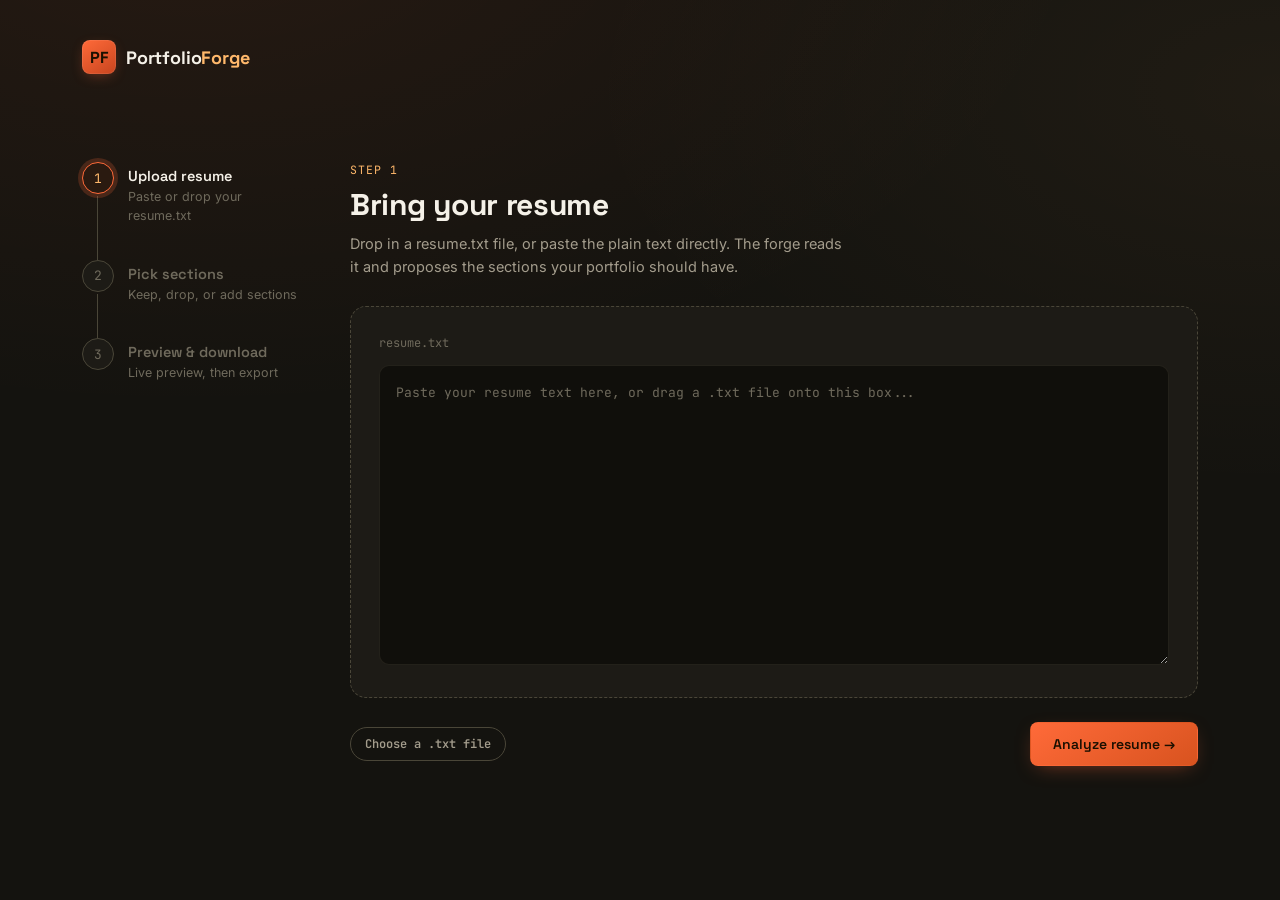
<file: frontend/index.html>
<!DOCTYPE html>
<html lang="en">
<head>
<meta charset="UTF-8" />
<meta name="viewport" content="width=device-width, initial-scale=1.0" />
<title>PortfolioForge</title>
<link rel="stylesheet" href="app.css" />
</head>
<body>

<div class="shell">

  <div class="brand">
    <div class="brand__mark">PF</div>
    <div class="brand__name">Portfolio<span>Forge</span></div>
  </div>

  <!-- ============================== step rail ============================== -->
  <nav class="gauge" id="gauge">
    <div class="gauge__step is-active" data-step="1">
      <div class="gauge__num">1</div>
      <div class="gauge__body">
        <div class="gauge__title">Upload resume</div>
        <div class="gauge__desc">Paste or drop your resume.txt</div>
      </div>
    </div>
    <div class="gauge__step" data-step="2">
      <div class="gauge__num">2</div>
      <div class="gauge__body">
        <div class="gauge__title">Pick sections</div>
        <div class="gauge__desc">Keep, drop, or add sections</div>
      </div>
    </div>
    <div class="gauge__step" data-step="3">
      <div class="gauge__num">3</div>
      <div class="gauge__body">
        <div class="gauge__title">Preview &amp; download</div>
        <div class="gauge__desc">Live preview, then export</div>
      </div>
    </div>
  </nav>

  <!-- ============================== main panel ============================== -->
  <main class="panel">

    <!-- ---------- Screen 1: Upload ---------- -->
    <section class="screen is-active" id="screen-upload">
      <p class="eyebrow">Step 1</p>
      <h1 class="screen__title">Bring your resume</h1>
      <p class="screen__sub">Drop in a resume.txt file, or paste the plain text directly. The forge reads it and proposes the sections your portfolio should have.</p>

      <div class="dropzone" id="dropzone">
        <div class="dropzone__row">
          <span class="dropzone__label">resume.txt</span>
          <span id="filePillWrap"></span>
        </div>
        <textarea id="resumeText" placeholder="Paste your resume text here, or drag a .txt file onto this box..."></textarea>
        <input type="file" id="fileInput" accept=".txt,text/plain" hidden />
      </div>

      <div class="error-banner" id="uploadError"></div>

      <div class="forge-bar" id="uploadForgeBar">
        <span>analyzing resume…</span>
        <div class="forge-bar__track"><div class="forge-bar__fill"></div></div>
      </div>

      <div class="actions-row">
        <button class="btn btn--upload-secondary" id="browseBtn" type="button">Choose a .txt file</button>
        <button class="btn btn--primary" id="analyzeBtn" type="button">Analyze resume →</button>
      </div>
    </section>

    <!-- ---------- Screen 2: Section picker ---------- -->
    <section class="screen" id="screen-sections">
      <p class="eyebrow">Step 2</p>
      <h1 class="screen__title">Choose your sections</h1>
      <p class="screen__sub">Suggested from your resume. Uncheck anything you don't want, or add a custom section of your own.</p>

      <div class="section-list" id="sectionList"></div>

      <div style="margin-top:10px; display:flex; flex-direction:column; gap:10px;">
        <button class="add-section" id="addSectionToggle" type="button">+ Add a custom section</button>
        <form class="add-section-form" id="addSectionForm">
          <input type="text" id="customSectionName" placeholder="Section name (e.g. Publications)" />
          <textarea id="customSectionDesc" placeholder="What should this section contain? Describe it — the forge will pull matching info from your resume." rows="2"></textarea>
          <div class="add-section-form__row">
            <button class="btn btn--ghost" id="cancelCustomSection" type="button">Cancel</button>
            <button class="btn btn--primary" id="confirmCustomSection" type="button">Add section</button>
          </div>
        </form>
      </div>

      <div class="error-banner" id="sectionsError"></div>

      <div class="forge-bar" id="generateForgeBar">
        <span>generating portfolio…</span>
        <div class="forge-bar__track"><div class="forge-bar__fill"></div></div>
      </div>

      <div class="actions-row">
        <button class="btn btn--ghost" id="backToUpload" type="button">← Back</button>
        <button class="btn btn--primary" id="generateBtn" type="button">Generate portfolio →</button>
      </div>
    </section>

    <!-- ---------- Screen 3: Preview & download ---------- -->
    <section class="screen" id="screen-preview">
      <p class="eyebrow">Step 3</p>
      <h1 class="screen__title">Your portfolio is live</h1>
      <p class="screen__sub">This is a real, rendered preview. Download it as a self-contained HTML file whenever it's ready.</p>

      <div class="preview-frame-wrap">
        <div class="preview-frame-bar">
          <span class="preview-frame-bar__dot"></span>
          <span class="preview-frame-bar__dot"></span>
          <span class="preview-frame-bar__dot"></span>
          <span class="preview-frame-bar__url">preview / index.html</span>
        </div>
        <iframe id="previewFrame" title="Portfolio preview"></iframe>
      </div>

      <div class="warnings" id="warningsBox">
        <p class="warnings__title">Heads up</p>
        <ul id="warningsList"></ul>
      </div>

      <div class="actions-row">
        <button class="btn btn--ghost" id="backToSections" type="button">← Back to sections</button>
        <button class="btn btn--primary" id="downloadBtn" type="button">Download index.html ↓</button>
      </div>
    </section>

  </main>
</div>

<script src="app.js"></script>
</body>
</html>
</file>
<file: frontend/app.css>
/* ==========================================================================
   PortfolioForge — App Shell Styles
   Theme: dark forge workspace. Ember accent, steel neutrals.
   ========================================================================== */

@import url('https://fonts.googleapis.com/css2?family=Space+Grotesk:wght@500;600;700&family=Inter:wght@400;500;600&family=JetBrains+Mono:wght@400;500&display=swap');

:root {
  --bg: #14130f;
  --surface: #1d1b16;
  --surface-raised: #26241d;
  --line: #35322888;
  --line-strong: #4a4638;

  --ink: #f5f1e8;
  --ink-muted: #a39c8c;
  --ink-faint: #6f6a5c;

  --ember: #ff6a39;
  --ember-hot: #ffb86b;
  --ember-dim: #ff6a3933;

  --ok: #7fbf8f;
  --warn: #e0b34e;

  --radius: 10px;
  --radius-lg: 16px;

  --font-display: 'Space Grotesk', sans-serif;
  --font-body: 'Inter', sans-serif;
  --font-mono: 'JetBrains Mono', monospace;
}

* { box-sizing: border-box; }

html, body {
  margin: 0;
  padding: 0;
  background: var(--bg);
  color: var(--ink);
  font-family: var(--font-body);
  min-height: 100vh;
}

body {
  background-image:
    radial-gradient(ellipse 900px 500px at 15% -10%, #ff6a3914, transparent),
    radial-gradient(ellipse 700px 400px at 100% 10%, #ffb86b0d, transparent);
  background-attachment: fixed;
}

a { color: var(--ember-hot); }

::selection { background: var(--ember-dim); color: var(--ink); }

button {
  font-family: var(--font-body);
  cursor: pointer;
}

/* -------------------------------------------------- layout shell */

.shell {
  max-width: 1180px;
  margin: 0 auto;
  padding: 40px 32px 80px;
  display: grid;
  grid-template-columns: 220px 1fr;
  gap: 48px;
}

@media (max-width: 860px) {
  .shell { grid-template-columns: 1fr; gap: 24px; padding: 24px 18px 60px; }
}

.brand {
  display: flex;
  align-items: center;
  gap: 10px;
  margin-bottom: 40px;
  grid-column: 1 / -1;
}

.brand__mark {
  width: 34px;
  height: 34px;
  border-radius: 8px;
  background: linear-gradient(145deg, var(--ember), #c8451f);
  box-shadow: 0 0 0 1px #ffffff14 inset, 0 4px 14px -4px #ff6a3966;
  display: grid;
  place-items: center;
  font-family: var(--font-display);
  font-weight: 700;
  color: #1a1000;
  font-size: 16px;
}

.brand__name {
  font-family: var(--font-display);
  font-weight: 700;
  font-size: 18px;
  letter-spacing: -0.01em;
}

.brand__name span { color: var(--ember-hot); }

/* -------------------------------------------------- step gauge (rail) */

.gauge {
  display: flex;
  flex-direction: column;
  gap: 0;
  position: relative;
}

.gauge__step {
  display: flex;
  gap: 14px;
  padding: 0 0 34px;
  position: relative;
}

.gauge__step::before {
  content: '';
  position: absolute;
  left: 15px;
  top: 34px;
  bottom: 0;
  width: 1px;
  background: var(--line-strong);
}

.gauge__step:last-child::before { display: none; }

.gauge__num {
  flex: none;
  width: 32px;
  height: 32px;
  border-radius: 50%;
  border: 1px solid var(--line-strong);
  background: var(--surface);
  display: grid;
  place-items: center;
  font-family: var(--font-mono);
  font-size: 13px;
  color: var(--ink-faint);
  transition: all .25s ease;
  z-index: 1;
}

.gauge__step.is-active .gauge__num {
  border-color: var(--ember);
  color: var(--ember-hot);
  background: #2a1a10;
  box-shadow: 0 0 0 4px var(--ember-dim);
}

.gauge__step.is-done .gauge__num {
  border-color: var(--ok);
  color: var(--ok);
  background: #16211a;
}

.gauge__body { padding-top: 5px; }

.gauge__title {
  font-family: var(--font-display);
  font-weight: 600;
  font-size: 14.5px;
  color: var(--ink-faint);
}

.gauge__step.is-active .gauge__title,
.gauge__step.is-done .gauge__title { color: var(--ink); }

.gauge__desc {
  font-size: 12.5px;
  color: var(--ink-faint);
  margin-top: 3px;
  line-height: 1.5;
  max-width: 22ch;
}

/* -------------------------------------------------- main panel */

.panel { min-width: 0; }

.screen { display: none; animation: rise .35s ease; }
.screen.is-active { display: block; }

@keyframes rise {
  from { opacity: 0; transform: translateY(8px); }
  to { opacity: 1; transform: translateY(0); }
}

.eyebrow {
  font-family: var(--font-mono);
  font-size: 11.5px;
  letter-spacing: .08em;
  text-transform: uppercase;
  color: var(--ember-hot);
  margin: 0 0 8px;
}

h1.screen__title {
  font-family: var(--font-display);
  font-weight: 700;
  font-size: 30px;
  letter-spacing: -0.01em;
  margin: 0 0 8px;
}

.screen__sub {
  color: var(--ink-muted);
  font-size: 14.5px;
  line-height: 1.6;
  margin: 0 0 28px;
  max-width: 56ch;
}

/* -------------------------------------------------- upload screen */

.dropzone {
  border: 1px dashed var(--line-strong);
  border-radius: var(--radius-lg);
  background: var(--surface);
  padding: 28px;
  transition: border-color .2s ease, background .2s ease;
}

.dropzone.is-drag {
  border-color: var(--ember);
  background: #241708;
}

.dropzone__row {
  display: flex;
  align-items: center;
  justify-content: space-between;
  gap: 16px;
  margin-bottom: 14px;
}

.dropzone__label {
  font-family: var(--font-mono);
  font-size: 12px;
  color: var(--ink-faint);
}

textarea#resumeText {
  width: 100%;
  min-height: 300px;
  resize: vertical;
  background: #100f0b;
  border: 1px solid var(--line);
  border-radius: var(--radius);
  color: var(--ink);
  font-family: var(--font-mono);
  font-size: 13px;
  line-height: 1.65;
  padding: 16px;
  outline: none;
}

textarea#resumeText:focus { border-color: var(--ember); }
textarea#resumeText::placeholder { color: var(--ink-faint); }

.file-pill {
  display: inline-flex;
  align-items: center;
  gap: 8px;
  font-family: var(--font-mono);
  font-size: 12px;
  color: var(--ok);
  background: #14211a;
  border: 1px solid #274332;
  padding: 5px 10px;
  border-radius: 100px;
}

/* -------------------------------------------------- buttons */

.btn {
  font-family: var(--font-display);
  font-weight: 600;
  font-size: 14px;
  border-radius: 8px;
  padding: 12px 22px;
  border: 1px solid transparent;
  transition: transform .15s ease, box-shadow .15s ease, opacity .15s ease;
}

.btn:active { transform: scale(.98); }
.btn:disabled { opacity: .4; cursor: not-allowed; }

.btn--primary {
  background: linear-gradient(145deg, var(--ember), #d8531f);
  color: #1a0f00;
  box-shadow: 0 6px 20px -8px #ff6a3980;
}

.btn--primary:not(:disabled):hover { box-shadow: 0 8px 24px -6px #ff6a39aa; }

.btn--ghost {
  background: transparent;
  border-color: var(--line-strong);
  color: var(--ink-muted);
}

.btn--ghost:hover { border-color: var(--ink-faint); color: var(--ink); }

.actions-row {
  display: flex;
  justify-content: space-between;
  align-items: center;
  margin-top: 24px;
  gap: 12px;
}

.actions-row .btn--upload-secondary {
  background: transparent;
  border: 1px solid var(--line-strong);
  color: var(--ink-muted);
  font-family: var(--font-mono);
  font-size: 12px;
  padding: 8px 14px;
  border-radius: 100px;
}

/* -------------------------------------------------- forge bar (loading) */

.forge-bar {
  display: none;
  align-items: center;
  gap: 12px;
  margin-top: 20px;
  font-family: var(--font-mono);
  font-size: 12px;
  color: var(--ink-muted);
}

.forge-bar.is-active { display: flex; }

.forge-bar__track {
  flex: 1;
  height: 6px;
  border-radius: 100px;
  background: #2a271e;
  overflow: hidden;
  position: relative;
}

.forge-bar__fill {
  position: absolute;
  inset: 0;
  width: 40%;
  border-radius: 100px;
  background: linear-gradient(90deg, var(--ember), var(--ember-hot), var(--ember));
  background-size: 200% 100%;
  animation: forge-slide 1.1s ease-in-out infinite, forge-glow 1.1s ease-in-out infinite;
}

@keyframes forge-slide {
  0% { left: -40%; }
  100% { left: 100%; }
}

@keyframes forge-glow {
  0%, 100% { box-shadow: 0 0 8px 1px #ff6a3955; }
  50% { box-shadow: 0 0 16px 3px #ffb86b88; }
}

/* -------------------------------------------------- section picker */

.section-list {
  display: flex;
  flex-direction: column;
  gap: 10px;
}

.section-card {
  display: flex;
  gap: 14px;
  align-items: flex-start;
  background: var(--surface);
  border: 1px solid var(--line);
  border-radius: var(--radius);
  padding: 16px 18px;
  transition: border-color .15s ease, background .15s ease;
}

.section-card:has(.section-card__check:checked) {
  border-color: #ff6a3966;
  background: #221a10;
}

.section-card__check {
  appearance: none;
  width: 19px;
  height: 19px;
  border-radius: 5px;
  border: 1px solid var(--line-strong);
  background: #100f0b;
  flex: none;
  margin-top: 2px;
  display: grid;
  place-items: center;
  transition: all .15s ease;
}

.section-card__check:checked {
  background: var(--ember);
  border-color: var(--ember);
}

.section-card__check:checked::after {
  content: '✓';
  font-size: 12px;
  color: #1a0f00;
  font-weight: 700;
}

.section-card__body { flex: 1; min-width: 0; }

.section-card__top {
  display: flex;
  align-items: center;
  gap: 8px;
  flex-wrap: wrap;
}

.section-card__name {
  font-family: var(--font-display);
  font-weight: 600;
  font-size: 15px;
}

.tag {
  font-family: var(--font-mono);
  font-size: 10px;
  letter-spacing: .04em;
  text-transform: uppercase;
  padding: 2px 7px;
  border-radius: 100px;
  border: 1px solid var(--line-strong);
  color: var(--ink-faint);
}

.tag--custom { border-color: #4d3c1a; color: var(--warn); }

.section-card__desc {
  font-size: 13px;
  color: var(--ink-muted);
  margin-top: 4px;
  line-height: 1.5;
}

.add-section {
  border: 1px dashed var(--line-strong);
  border-radius: var(--radius);
  padding: 14px 18px;
  display: flex;
  align-items: center;
  gap: 10px;
  color: var(--ink-faint);
  font-family: var(--font-mono);
  font-size: 12.5px;
  background: transparent;
  width: 100%;
  text-align: left;
  justify-content: flex-start;
}

.add-section:hover { border-color: var(--ember); color: var(--ember-hot); }

.add-section-form {
  display: none;
  flex-direction: column;
  gap: 10px;
  background: var(--surface);
  border: 1px solid var(--line);
  border-radius: var(--radius);
  padding: 16px 18px;
}

.add-section-form.is-active { display: flex; }

.add-section-form input,
.add-section-form textarea {
  background: #100f0b;
  border: 1px solid var(--line);
  border-radius: 6px;
  color: var(--ink);
  font-family: var(--font-body);
  font-size: 13.5px;
  padding: 9px 12px;
  outline: none;
}

.add-section-form input:focus,
.add-section-form textarea:focus { border-color: var(--ember); }

.add-section-form__row { display: flex; gap: 10px; justify-content: flex-end; }

/* -------------------------------------------------- preview screen */

.preview-frame-wrap {
  border: 1px solid var(--line);
  border-radius: var(--radius-lg);
  overflow: hidden;
  background: var(--surface);
  box-shadow: 0 24px 60px -30px #000000cc;
}

.preview-frame-bar {
  display: flex;
  align-items: center;
  gap: 8px;
  padding: 10px 14px;
  border-bottom: 1px solid var(--line);
  background: var(--surface-raised);
}

.preview-frame-bar__dot {
  width: 9px; height: 9px; border-radius: 50%; background: var(--line-strong);
}

.preview-frame-bar__url {
  margin-left: 6px;
  font-family: var(--font-mono);
  font-size: 11.5px;
  color: var(--ink-faint);
}

iframe#previewFrame {
  width: 100%;
  height: 640px;
  border: none;
  display: block;
  background: #fff;
}

.warnings {
  margin-top: 18px;
  border: 1px solid #4d3c1a;
  background: #221a0c;
  border-radius: var(--radius);
  padding: 14px 16px;
  display: none;
}

.warnings.is-active { display: block; }

.warnings__title {
  font-family: var(--font-mono);
  font-size: 12px;
  color: var(--warn);
  text-transform: uppercase;
  letter-spacing: .04em;
  margin: 0 0 8px;
}

.warnings ul { margin: 0; padding-left: 18px; }
.warnings li { font-size: 13px; color: var(--ink-muted); margin-bottom: 4px; line-height: 1.5; }

.error-banner {
  display: none;
  margin-top: 16px;
  border: 1px solid #5a2323;
  background: #251212;
  color: #f0a6a6;
  border-radius: var(--radius);
  padding: 12px 16px;
  font-size: 13px;
}

.error-banner.is-active { display: block; }
</file>
